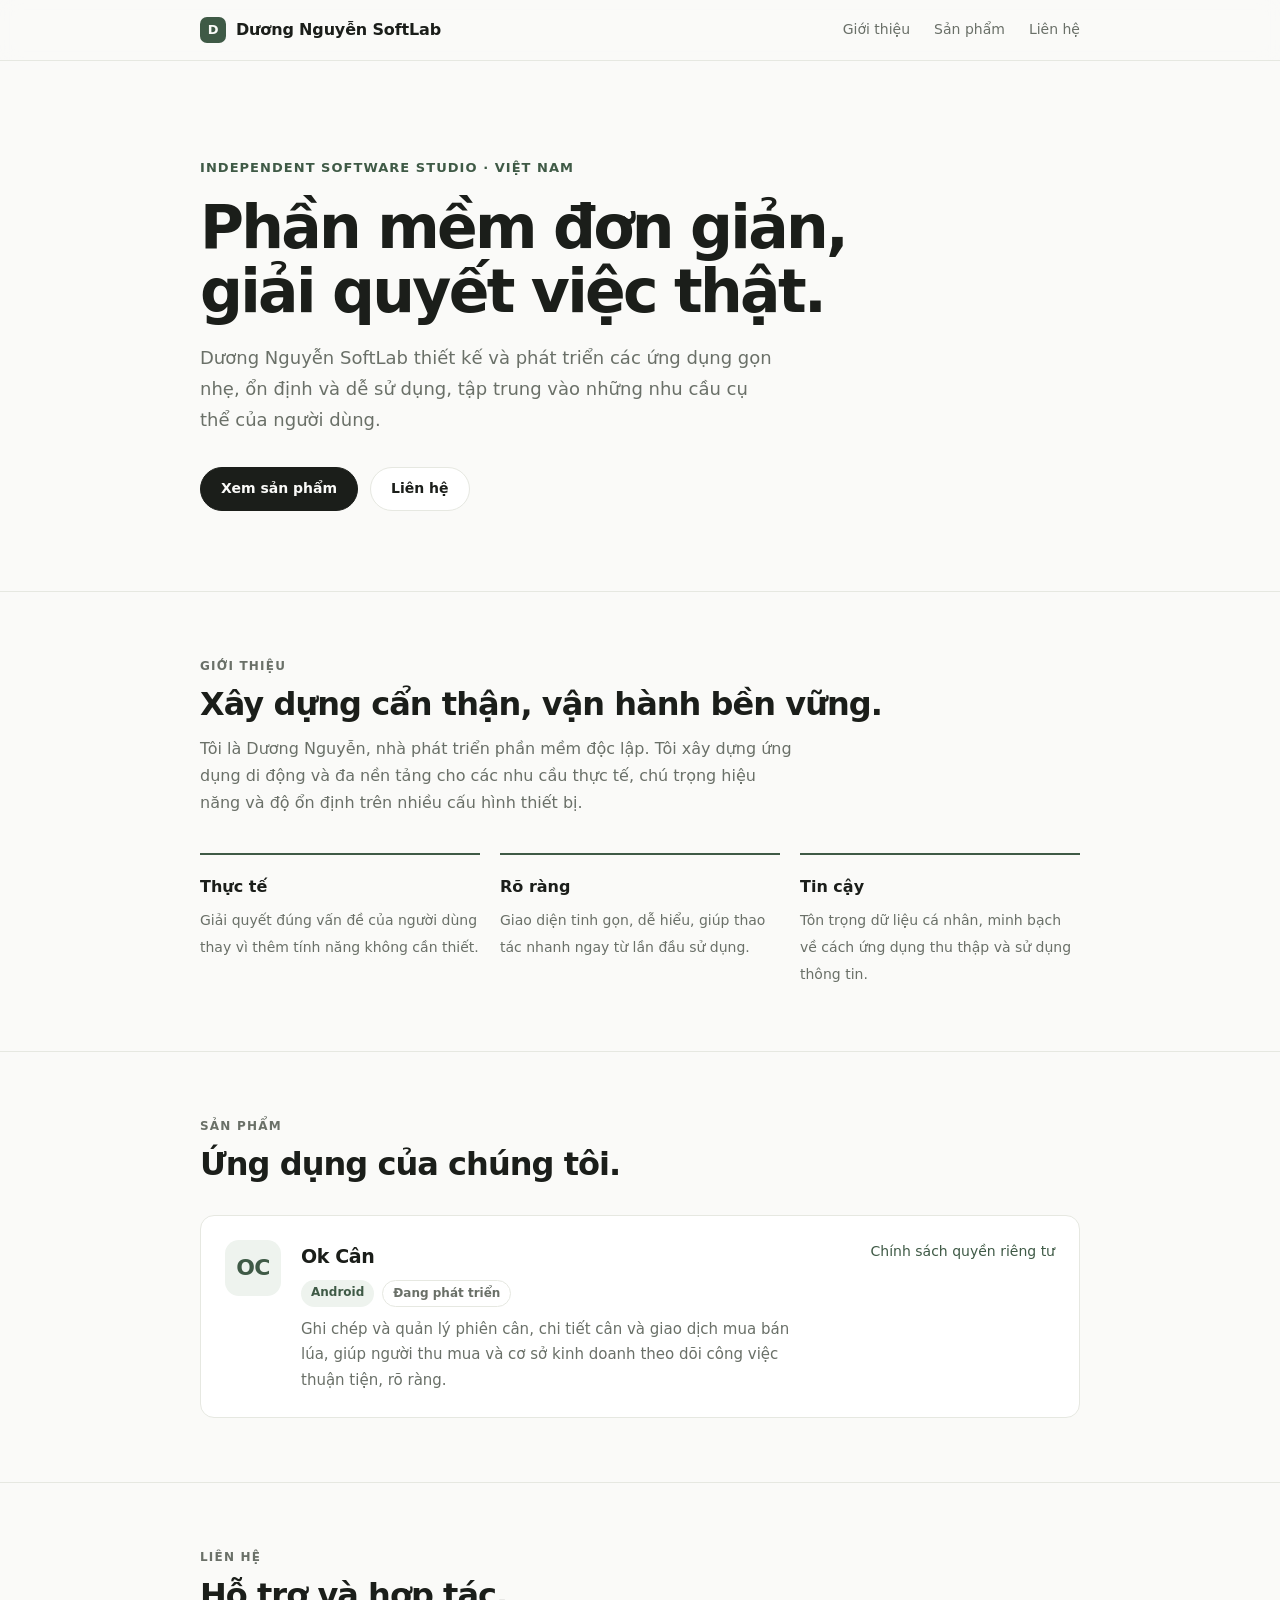
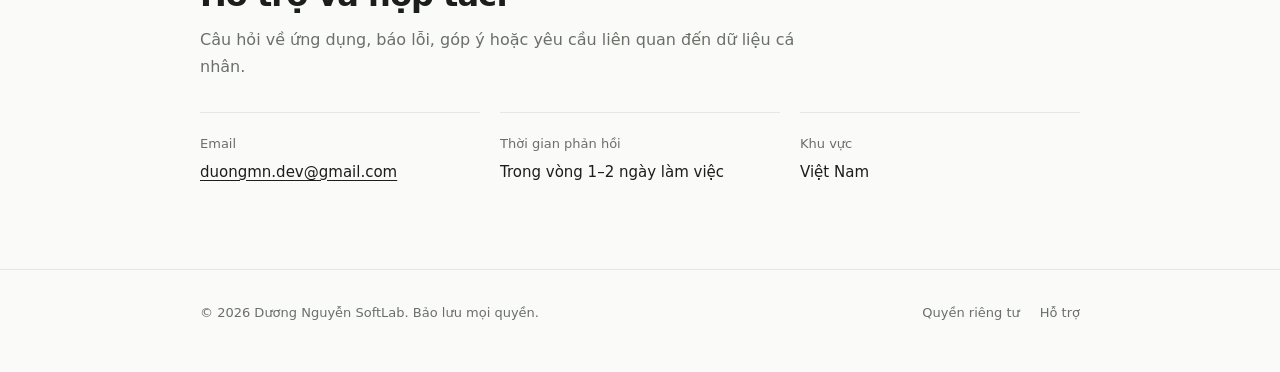
<file: index.html>
<!doctype html>
<html lang="vi">
    <head>
        <meta charset="utf-8" />
        <meta name="viewport" content="width=device-width, initial-scale=1" />
        <title>Dương Nguyễn SoftLab</title>
        <meta
            name="description"
            content="Dương Nguyễn SoftLab — studio phần mềm độc lập tại Việt Nam. Ứng dụng gọn nhẹ, ổn định, tôn trọng quyền riêng tư người dùng."
        />
        <meta
            name="theme-color"
            content="#fafaf8"
            media="(prefers-color-scheme: light)"
        />
        <meta
            name="theme-color"
            content="#121512"
            media="(prefers-color-scheme: dark)"
        />
        <meta property="og:title" content="Dương Nguyễn SoftLab" />
        <meta
            property="og:description"
            content="Studio phần mềm độc lập tại Việt Nam."
        />
        <meta property="og:type" content="website" />
        <link rel="stylesheet" href="/assets/css/style.css" />
    </head>
    <body>
        <header class="site-header">
            <div class="wrap nav">
                <a class="brand" href="/"
                    ><span class="logo" aria-hidden="true">D</span>Dương Nguyễn
                    SoftLab</a
                >
                <nav class="nav-links" aria-label="Điều hướng chính">
                    <a href="#about">Giới thiệu</a>
                    <a href="#products">Sản phẩm</a>
                    <a href="#contact">Liên hệ</a>
                </nav>
            </div>
        </header>

        <main>
            <div class="wrap">
                <div class="hero">
                    <div class="eyebrow">
                        Independent software studio · Việt Nam
                    </div>
                    <h1>Phần mềm đơn giản, giải quyết việc thật.</h1>
                    <p class="lead">
                        Dương Nguyễn SoftLab thiết kế và phát triển các ứng dụng
                        gọn nhẹ, ổn định và dễ sử dụng, tập trung vào những nhu
                        cầu cụ thể của người dùng.
                    </p>
                    <div class="cta">
                        <a class="btn primary" href="#products">Xem sản phẩm</a>
                        <a class="btn" href="#contact">Liên hệ</a>
                    </div>
                </div>
            </div>

            <section id="about">
                <div class="wrap">
                    <div class="head">
                        <div class="label">Giới thiệu</div>
                        <h2>Xây dựng cẩn thận, vận hành bền vững.</h2>
                        <p class="sub">
                            Tôi là Dương Nguyễn, nhà phát triển phần mềm độc
                            lập. Tôi xây dựng ứng dụng di động và đa nền tảng
                            cho các nhu cầu thực tế, chú trọng hiệu năng và độ
                            ổn định trên nhiều cấu hình thiết bị.
                        </p>
                    </div>
                    <div class="values">
                        <div class="value">
                            <strong>Thực tế</strong
                            ><span
                                >Giải quyết đúng vấn đề của người dùng thay vì
                                thêm tính năng không cần thiết.</span
                            >
                        </div>
                        <div class="value">
                            <strong>Rõ ràng</strong
                            ><span
                                >Giao diện tinh gọn, dễ hiểu, giúp thao tác
                                nhanh ngay từ lần đầu sử dụng.</span
                            >
                        </div>
                        <div class="value">
                            <strong>Tin cậy</strong
                            ><span
                                >Tôn trọng dữ liệu cá nhân, minh bạch về cách
                                ứng dụng thu thập và sử dụng thông tin.</span
                            >
                        </div>
                    </div>
                </div>
            </section>

            <section id="products">
                <div class="wrap">
                    <div class="head">
                        <div class="label">Sản phẩm</div>
                        <h2>Ứng dụng của chúng tôi.</h2>
                    </div>
                    <div class="apps">
                        <article class="app">
                            <div class="app-icon" aria-hidden="true">OC</div>
                            <div>
                                <h3>Ok Cân</h3>
                                <div class="app-meta">
                                    <span class="badge">Android</span>
                                    <span class="badge plain"
                                        >Đang phát triển</span
                                    >
                                </div>
                                <p>
                                    Ghi chép và quản lý phiên cân, chi tiết cân
                                    và giao dịch mua bán lúa, giúp người thu mua
                                    và cơ sở kinh doanh theo dõi công việc thuận
                                    tiện, rõ ràng.
                                </p>
                            </div>
                            <div class="app-links">
                                <a href="/privacy/ok-can.html"
                                    >Chính sách quyền riêng tư</a
                                >
                                <!-- thêm: <a href="LINK_GOOGLE_PLAY">Google Play</a> -->
                            </div>
                        </article>
                    </div>
                </div>
            </section>

            <section id="contact">
                <div class="wrap">
                    <div class="head">
                        <div class="label">Liên hệ</div>
                        <h2>Hỗ trợ và hợp tác.</h2>
                        <p class="sub">
                            Câu hỏi về ứng dụng, báo lỗi, góp ý hoặc yêu cầu
                            liên quan đến dữ liệu cá nhân.
                        </p>
                    </div>
                    <dl class="contact">
                        <div>
                            <dt>Email</dt>
                            <dd>
                                <a href="mailto:duongmn.dev@gmail.com"
                                    >duongmn.dev@gmail.com</a
                                >
                            </dd>
                        </div>
                        <div>
                            <dt>Thời gian phản hồi</dt>
                            <dd>Trong vòng 1–2 ngày làm việc</dd>
                        </div>
                        <div>
                            <dt>Khu vực</dt>
                            <dd>Việt Nam</dd>
                        </div>
                    </dl>
                </div>
            </section>
        </main>

        <footer class="site-footer">
            <div class="wrap foot">
                <span
                    >© <span id="year">2026</span> Dương Nguyễn SoftLab. Bảo lưu
                    mọi quyền.</span
                >
                <div>
                    <a href="/privacy/ok-can.html">Quyền riêng tư</a>
                    <a href="mailto:duongmn.dev@gmail.com">Hỗ trợ</a>
                </div>
            </div>
        </footer>

        <script>
            document.getElementById("year").textContent =
                new Date().getFullYear();
        </script>
    </body>
</html>
</file>
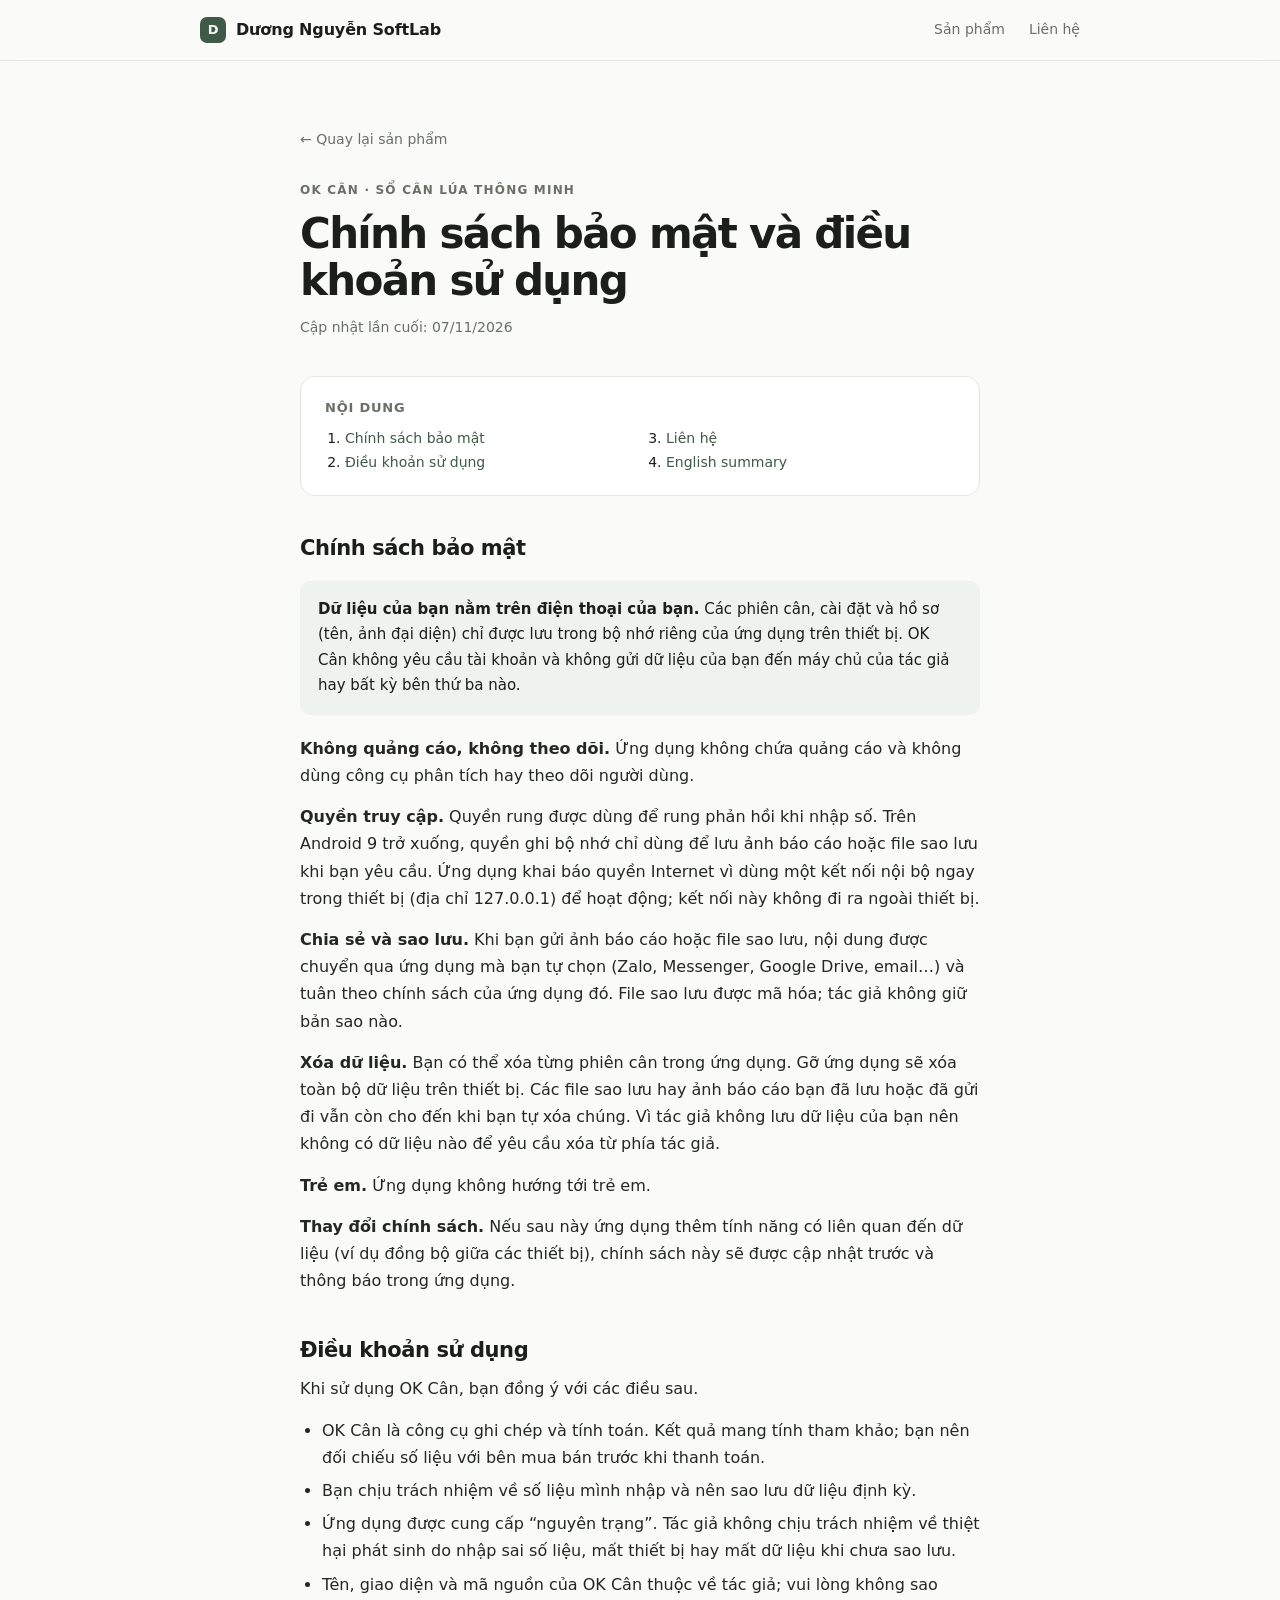
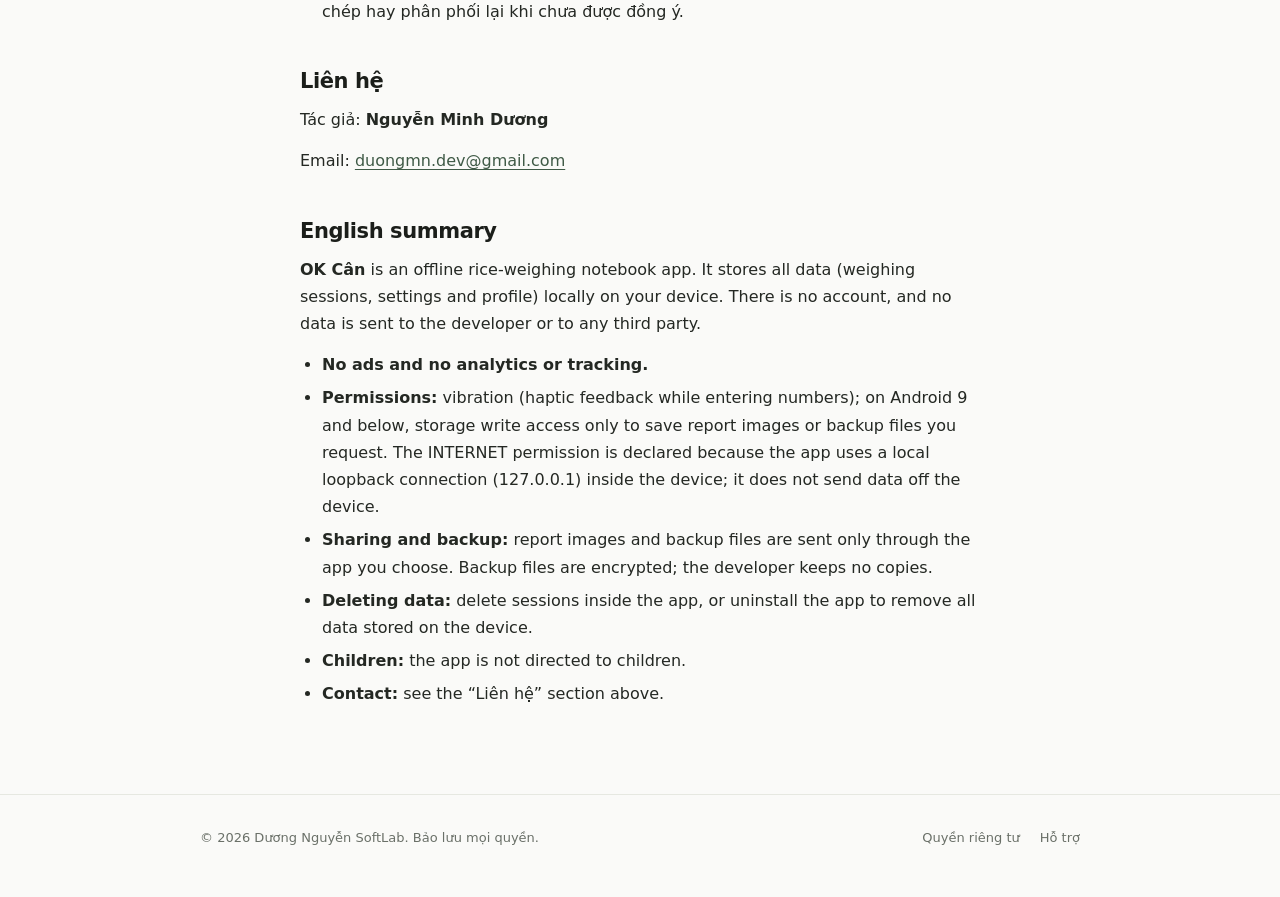
<file: privacy/ok-can.html>
<!doctype html>
<html lang="vi">
    <head>
        <meta charset="utf-8" />
        <meta name="viewport" content="width=device-width, initial-scale=1" />
        <title>Chính sách bảo mật và điều khoản sử dụng — OK Cân</title>
        <meta
            name="description"
            content="Chính sách bảo mật và điều khoản sử dụng của ứng dụng OK Cân – sổ cân lúa thông minh."
        />
        <meta
            name="theme-color"
            content="#fafaf8"
            media="(prefers-color-scheme: light)"
        />
        <meta
            name="theme-color"
            content="#121512"
            media="(prefers-color-scheme: dark)"
        />
        <link rel="stylesheet" href="/assets/css/style.css" />
    </head>
    <body>
        <header class="site-header">
            <div class="wrap nav">
                <a class="brand" href="/"
                    ><span class="logo" aria-hidden="true">D</span>Dương Nguyễn
                    SoftLab</a
                >
                <nav class="nav-links" aria-label="Điều hướng chính">
                    <a href="/#products">Sản phẩm</a>
                    <a href="/#contact">Liên hệ</a>
                </nav>
            </div>
        </header>

        <main>
            <div class="wrap narrow">
                <div class="page-head">
                    <a class="back" href="/#products">← Quay lại sản phẩm</a>
                    <div class="label">OK Cân · Sổ cân lúa thông minh</div>
                    <h1>Chính sách bảo mật và điều khoản sử dụng</h1>
                    <p class="updated">Cập nhật lần cuối: 07/11/2026</p>
                </div>

                <nav class="toc" aria-label="Mục lục">
                    <strong>Nội dung</strong>
                    <ol>
                        <li><a href="#bao-mat">Chính sách bảo mật</a></li>
                        <li><a href="#dieu-khoan">Điều khoản sử dụng</a></li>
                        <li><a href="#lien-he">Liên hệ</a></li>
                        <li><a href="#english">English summary</a></li>
                    </ol>
                </nav>

                <article class="prose">
                    <h2 id="bao-mat">Chính sách bảo mật</h2>

                    <div class="note">
                        <strong
                            >Dữ liệu của bạn nằm trên điện thoại của
                            bạn.</strong
                        >
                        Các phiên cân, cài đặt và hồ sơ (tên, ảnh đại diện) chỉ
                        được lưu trong bộ nhớ riêng của ứng dụng trên thiết bị.
                        OK Cân không yêu cầu tài khoản và không gửi dữ liệu của
                        bạn đến máy chủ của tác giả hay bất kỳ bên thứ ba nào.
                    </div>

                    <p>
                        <strong>Không quảng cáo, không theo dõi.</strong> Ứng
                        dụng không chứa quảng cáo và không dùng công cụ phân
                        tích hay theo dõi người dùng.
                    </p>
                    <p>
                        <strong>Quyền truy cập.</strong> Quyền rung được dùng để
                        rung phản hồi khi nhập số. Trên Android 9 trở xuống,
                        quyền ghi bộ nhớ chỉ dùng để lưu ảnh báo cáo hoặc file
                        sao lưu khi bạn yêu cầu. Ứng dụng khai báo quyền
                        Internet vì dùng một kết nối nội bộ ngay trong thiết bị
                        (địa chỉ 127.0.0.1) để hoạt động; kết nối này không đi
                        ra ngoài thiết bị.
                    </p>
                    <p>
                        <strong>Chia sẻ và sao lưu.</strong> Khi bạn gửi ảnh báo
                        cáo hoặc file sao lưu, nội dung được chuyển qua ứng dụng
                        mà bạn tự chọn (Zalo, Messenger, Google Drive, email…)
                        và tuân theo chính sách của ứng dụng đó. File sao lưu
                        được mã hóa; tác giả không giữ bản sao nào.
                    </p>
                    <p>
                        <strong>Xóa dữ liệu.</strong> Bạn có thể xóa từng phiên
                        cân trong ứng dụng. Gỡ ứng dụng sẽ xóa toàn bộ dữ liệu
                        trên thiết bị. Các file sao lưu hay ảnh báo cáo bạn đã
                        lưu hoặc đã gửi đi vẫn còn cho đến khi bạn tự xóa chúng.
                        Vì tác giả không lưu dữ liệu của bạn nên không có dữ
                        liệu nào để yêu cầu xóa từ phía tác giả.
                    </p>
                    <p>
                        <strong>Trẻ em.</strong> Ứng dụng không hướng tới trẻ
                        em.
                    </p>
                    <p>
                        <strong>Thay đổi chính sách.</strong> Nếu sau này ứng
                        dụng thêm tính năng có liên quan đến dữ liệu (ví dụ đồng
                        bộ giữa các thiết bị), chính sách này sẽ được cập nhật
                        trước và thông báo trong ứng dụng.
                    </p>

                    <h2 id="dieu-khoan">Điều khoản sử dụng</h2>
                    <p>Khi sử dụng OK Cân, bạn đồng ý với các điều sau.</p>
                    <ul>
                        <li>
                            OK Cân là công cụ ghi chép và tính toán. Kết quả
                            mang tính tham khảo; bạn nên đối chiếu số liệu với
                            bên mua bán trước khi thanh toán.
                        </li>
                        <li>
                            Bạn chịu trách nhiệm về số liệu mình nhập và nên sao
                            lưu dữ liệu định kỳ.
                        </li>
                        <li>
                            Ứng dụng được cung cấp “nguyên trạng”. Tác giả không
                            chịu trách nhiệm về thiệt hại phát sinh do nhập sai
                            số liệu, mất thiết bị hay mất dữ liệu khi chưa sao
                            lưu.
                        </li>
                        <li>
                            Tên, giao diện và mã nguồn của OK Cân thuộc về tác
                            giả; vui lòng không sao chép hay phân phối lại khi
                            chưa được đồng ý.
                        </li>
                    </ul>

                    <h2 id="lien-he">Liên hệ</h2>
                    <p>Tác giả: <strong>Nguyễn Minh Dương</strong></p>
                    <p>
                        Email:
                        <a href="mailto:duongmn.dev@gmail.com"
                            >duongmn.dev@gmail.com</a
                        >
                    </p>

                    <h2 id="english">English summary</h2>
                    <p>
                        <strong>OK Cân</strong> is an offline rice-weighing
                        notebook app. It stores all data (weighing sessions,
                        settings and profile) locally on your device. There is
                        no account, and no data is sent to the developer or to
                        any third party.
                    </p>
                    <ul>
                        <li>
                            <strong
                                >No ads and no analytics or tracking.</strong
                            >
                        </li>
                        <li>
                            <strong>Permissions:</strong> vibration (haptic
                            feedback while entering numbers); on Android 9 and
                            below, storage write access only to save report
                            images or backup files you request. The INTERNET
                            permission is declared because the app uses a local
                            loopback connection (127.0.0.1) inside the device;
                            it does not send data off the device.
                        </li>
                        <li>
                            <strong>Sharing and backup:</strong> report images
                            and backup files are sent only through the app you
                            choose. Backup files are encrypted; the developer
                            keeps no copies.
                        </li>
                        <li>
                            <strong>Deleting data:</strong> delete sessions
                            inside the app, or uninstall the app to remove all
                            data stored on the device.
                        </li>
                        <li>
                            <strong>Children:</strong> the app is not directed
                            to children.
                        </li>
                        <li>
                            <strong>Contact:</strong> see the “Liên hệ” section
                            above.
                        </li>
                    </ul>
                </article>
            </div>
        </main>

        <footer class="site-footer">
            <div class="wrap foot">
                <span
                    >© <span id="year">2026</span> Dương Nguyễn SoftLab. Bảo lưu
                    mọi quyền.</span
                >
                <div>
                    <a href="/privacy/ok-can.html" aria-current="page"
                        >Quyền riêng tư</a
                    >
                    <a href="mailto:duongmn.dev@gmail.com">Hỗ trợ</a>
                </div>
            </div>
        </footer>

        <script>
            document.getElementById("year").textContent =
                new Date().getFullYear();
        </script>
    </body>
</html>
</file>
<file: assets/css/style.css>
/* ==========================================================
   Dương Nguyễn SoftLab — stylesheet dùng chung
   1. Tokens   2. Base   3. Layout   4. Components   5. Pages
   ========================================================== */

/* 1. Tokens ------------------------------------------------ */
:root {
  --bg: #fafaf8;
  --surface: #ffffff;
  --ink: #1b1e1a;
  --muted: #6a7068;
  --line: #e6e8e1;
  --accent: #3f5a46;
  --accent-soft: #eef3ee;
  --radius: 14px;
  --w: 880px;
  --w-prose: 680px;
  --header-h: 60px;
}
@media (prefers-color-scheme: dark) {
  :root {
    --bg: #121512;
    --surface: #181c18;
    --ink: #eceeea;
    --muted: #98a095;
    --line: #262b25;
    --accent: #9db8a3;
    --accent-soft: #1c241d;
  }
}

/* 2. Base -------------------------------------------------- */
* { box-sizing: border-box; }
html { scroll-behavior: smooth; }
body {
  margin: 0;
  background: var(--bg);
  color: var(--ink);
  font: 16px/1.7 Inter, ui-sans-serif, system-ui, -apple-system, "Segoe UI", Roboto, sans-serif;
  -webkit-font-smoothing: antialiased;
}
a { color: inherit; text-underline-offset: 3px; }
a:hover { color: var(--accent); }
:focus-visible { outline: 2px solid var(--accent); outline-offset: 3px; border-radius: 4px; }
p { margin: 0 0 14px; }
dl { margin: 0; }

/* 3. Layout ------------------------------------------------ */
.wrap { width: min(var(--w), calc(100% - 40px)); margin: 0 auto; }
.wrap.narrow { width: min(var(--w-prose), calc(100% - 40px)); }

section {
  padding: 64px 0;
  border-top: 1px solid var(--line);
  scroll-margin-top: var(--header-h);
}
.head { margin-bottom: 32px; }
.label {
  color: var(--muted);
  font-size: 12px;
  font-weight: 650;
  letter-spacing: 0.1em;
  text-transform: uppercase;
}
h1, h2, h3 { font-weight: 600; }
h2 {
  margin: 8px 0 0;
  font-size: clamp(24px, 3.6vw, 32px);
  line-height: 1.2;
  letter-spacing: -0.03em;
}
.sub { margin: 12px 0 0; max-width: 600px; color: var(--muted); }

/* 4. Components -------------------------------------------- */
/* Header */
.site-header {
  position: sticky;
  top: 0;
  z-index: 10;
  background: color-mix(in srgb, var(--bg) 85%, transparent);
  -webkit-backdrop-filter: blur(10px);
  backdrop-filter: blur(10px);
  border-bottom: 1px solid var(--line);
}
.nav { display: flex; justify-content: space-between; align-items: center; height: var(--header-h); gap: 20px; }
.brand {
  display: flex;
  align-items: center;
  gap: 10px;
  font-weight: 650;
  letter-spacing: -0.01em;
  text-decoration: none;
}
.logo {
  width: 26px;
  height: 26px;
  border-radius: 7px;
  background: var(--accent);
  color: var(--bg);
  display: grid;
  place-items: center;
  font-size: 13px;
  font-weight: 700;
}
.nav-links { display: flex; gap: 24px; font-size: 14px; color: var(--muted); }
.nav-links a { text-decoration: none; }
.nav-links a:hover, .nav-links a[aria-current="page"] { color: var(--ink); }

/* Buttons */
.btn {
  display: inline-flex;
  align-items: center;
  min-height: 44px;
  padding: 0 20px;
  border-radius: 999px;
  font-size: 14px;
  font-weight: 600;
  text-decoration: none;
  border: 1px solid var(--line);
  background: var(--surface);
  transition: border-color 0.15s, opacity 0.15s;
}
.btn:hover { border-color: var(--accent); }
.btn.primary { background: var(--ink); color: var(--bg); border-color: var(--ink); }
.btn.primary:hover { color: var(--bg); opacity: 0.88; }

/* Badge */
.badge {
  padding: 2px 10px;
  border-radius: 999px;
  font-size: 12px;
  font-weight: 600;
  color: var(--accent);
  background: var(--accent-soft);
}
.badge.plain { color: var(--muted); background: transparent; border: 1px solid var(--line); }

/* App card — nhân bản khối này để thêm ứng dụng mới */
.apps { display: grid; gap: 14px; }
.app {
  display: grid;
  grid-template-columns: 56px 1fr auto;
  gap: 20px;
  align-items: start;
  padding: 24px;
  background: var(--surface);
  border: 1px solid var(--line);
  border-radius: var(--radius);
  transition: border-color 0.15s;
}
.app:hover { border-color: color-mix(in srgb, var(--accent) 45%, var(--line)); }
.app-icon {
  width: 56px;
  height: 56px;
  border-radius: 14px;
  background: var(--accent-soft);
  color: var(--accent);
  display: grid;
  place-items: center;
  font-size: 22px;
  font-weight: 700;
  letter-spacing: -0.03em;
}
.app h3 { margin: 0; font-size: 19px; letter-spacing: -0.02em; }
.app-meta { display: flex; gap: 8px; flex-wrap: wrap; margin: 8px 0 10px; }
.app p { margin: 0; color: var(--muted); font-size: 15px; max-width: 520px; }
.app-links { display: flex; flex-direction: column; gap: 6px; align-items: flex-end; font-size: 14px; }
.app-links a { color: var(--accent); text-decoration: none; white-space: nowrap; }
.app-links a:hover { text-decoration: underline; }

/* Values */
.values { display: grid; grid-template-columns: repeat(3, 1fr); gap: 20px; margin-top: 36px; }
.value { padding-top: 18px; border-top: 2px solid var(--accent); }
.value strong { display: block; margin-bottom: 6px; }
.value span { color: var(--muted); font-size: 14px; }

/* Contact */
.contact { display: grid; grid-template-columns: repeat(3, 1fr); gap: 20px; }
.contact > div { padding: 20px 0; border-top: 1px solid var(--line); }
.contact dt { color: var(--muted); font-size: 13px; margin-bottom: 4px; }
.contact dd { margin: 0; font-size: 15px; }

/* Footer */
.site-footer { border-top: 1px solid var(--line); padding: 32px 0 48px; color: var(--muted); font-size: 13px; }
.foot { display: flex; justify-content: space-between; flex-wrap: wrap; gap: 14px; }
.foot div { display: flex; gap: 20px; flex-wrap: wrap; }
.site-footer a { text-decoration: none; }

/* 5. Pages ------------------------------------------------- */
/* Home */
.hero { padding: 96px 0 80px; }
.eyebrow { color: var(--accent); font-size: 13px; font-weight: 650; letter-spacing: 0.08em; text-transform: uppercase; }
.hero h1 {
  margin: 16px 0 20px;
  font-size: clamp(36px, 6.5vw, 60px);
  line-height: 1.07;
  letter-spacing: -0.045em;
  font-weight: 620;
  max-width: 700px;
}
.lead { margin: 0; max-width: 580px; color: var(--muted); font-size: 18px; }
.cta { margin-top: 32px; display: flex; gap: 12px; flex-wrap: wrap; }

/* Văn bản dài (chính sách, điều khoản) */
.page-head { padding: 64px 0 36px; }
.back { display: inline-block; margin-bottom: 28px; color: var(--muted); font-size: 14px; text-decoration: none; }
.back:hover { color: var(--accent); }
.page-head h1 { margin: 10px 0 12px; font-size: clamp(30px, 5vw, 42px); line-height: 1.12; letter-spacing: -0.04em; }
.updated { color: var(--muted); font-size: 14px; margin: 0; }

.toc {
  margin: 0 0 40px;
  padding: 20px 24px;
  background: var(--surface);
  border: 1px solid var(--line);
  border-radius: var(--radius);
  font-size: 14px;
}
.toc strong { display: block; margin-bottom: 8px; font-size: 13px; color: var(--muted); letter-spacing: 0.06em; text-transform: uppercase; }
.toc ol { margin: 0; padding-left: 20px; columns: 2; column-gap: 32px; }
.toc a { text-decoration: none; color: var(--accent); }
.toc a:hover { text-decoration: underline; }

.prose { padding-bottom: 72px; }
.prose h2 { margin: 44px 0 12px; font-size: 21px; letter-spacing: -0.02em; scroll-margin-top: calc(var(--header-h) + 12px); }
.prose h2:first-child { margin-top: 0; }
.prose p, .prose li { color: color-mix(in srgb, var(--ink) 88%, var(--muted)); }
.prose ul { margin: 0 0 14px; padding-left: 22px; }
.prose li { margin-bottom: 6px; }
.prose a { color: var(--accent); }
.note {
  margin: 20px 0;
  padding: 16px 18px;
  background: var(--accent-soft);
  border-radius: 10px;
  font-size: 15px;
}

/* 404 */
.notfound { padding: 120px 0; text-align: left; }
.notfound .code { font-size: clamp(64px, 14vw, 120px); font-weight: 650; letter-spacing: -0.06em; line-height: 1; color: var(--accent); margin: 0 0 16px; }

/* Responsive ------------------------------------------------ */
@media (max-width: 680px) {
  .nav-links { gap: 16px; }
  .hero { padding: 64px 0 56px; }
  section { padding: 48px 0; }
  .page-head { padding: 40px 0 28px; }
  .values { grid-template-columns: 1fr; }
  .contact { grid-template-columns: 1fr; gap: 0; }
  .toc ol { columns: 1; }
  .app { grid-template-columns: 48px 1fr; padding: 20px; gap: 16px; }
  .app-icon { width: 48px; height: 48px; border-radius: 12px; font-size: 19px; }
  .app-links { grid-column: 1 / -1; flex-direction: row; gap: 18px; align-items: flex-start; flex-wrap: wrap; }
  .notfound { padding: 72px 0; }
}
@media (prefers-reduced-motion: reduce) {
  html { scroll-behavior: auto; }
  * { transition: none !important; }
}
</file>
